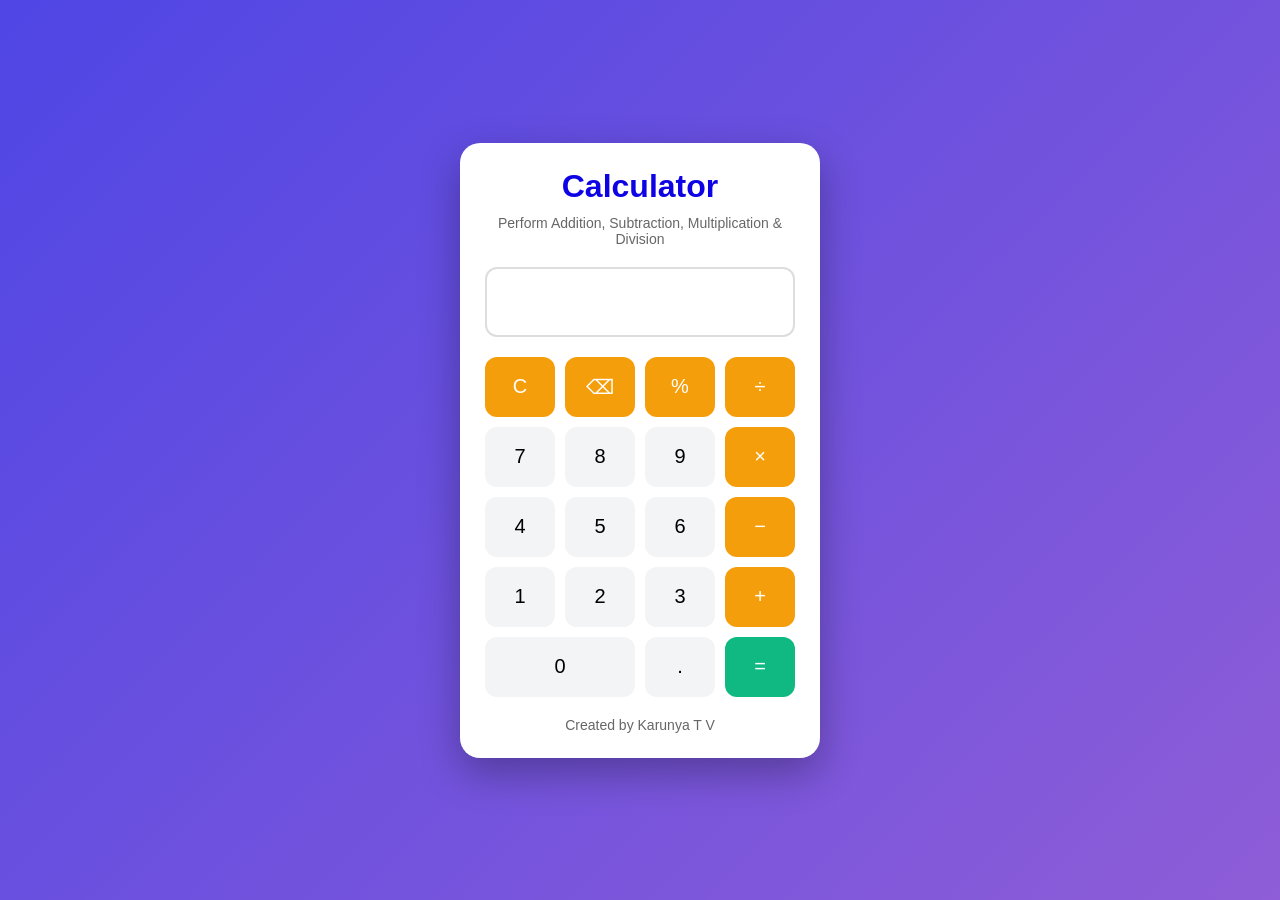
<file: karunyatv_level2_task1-calculator/index.html>
<!DOCTYPE html>
<html lang="en">
<head>
<meta charset="UTF-8">
<meta name="viewport" content="width=device-width, initial-scale=1.0">
<title>Interactive Calculator</title>
<link rel="stylesheet" href="style.css">
</head>
<body>

<div class="calculator">

    <h1> Calculator</h1>

    <p class="subtitle">
        Perform Addition, Subtraction, Multiplication & Division
    </p>

    <input type="text" id="display" readonly>

    <div class="buttons">

        <button onclick="clearDisplay()" class="operator">C</button>
        <button onclick="deleteLast()" class="operator">⌫</button>
        <button onclick="appendValue('%')" class="operator">%</button>
        <button onclick="appendValue('/')" class="operator">÷</button>

        <button onclick="appendValue('7')">7</button>
        <button onclick="appendValue('8')">8</button>
        <button onclick="appendValue('9')">9</button>
        <button onclick="appendValue('*')" class="operator">×</button>

        <button onclick="appendValue('4')">4</button>
        <button onclick="appendValue('5')">5</button>
        <button onclick="appendValue('6')">6</button>
        <button onclick="appendValue('-')" class="operator">−</button>

        <button onclick="appendValue('1')">1</button>
        <button onclick="appendValue('2')">2</button>
        <button onclick="appendValue('3')">3</button>
        <button onclick="appendValue('+')" class="operator">+</button>

        <button onclick="appendValue('0')" class="zero">0</button>
        <button onclick="appendValue('.')">.</button>
        <button onclick="calculate()" class="equal">=</button>

    </div>

    <div class="footer">
        Created by Karunya T V
    </div>

</div>

<script src="script.js"></script>

</body>
</html>
</file>
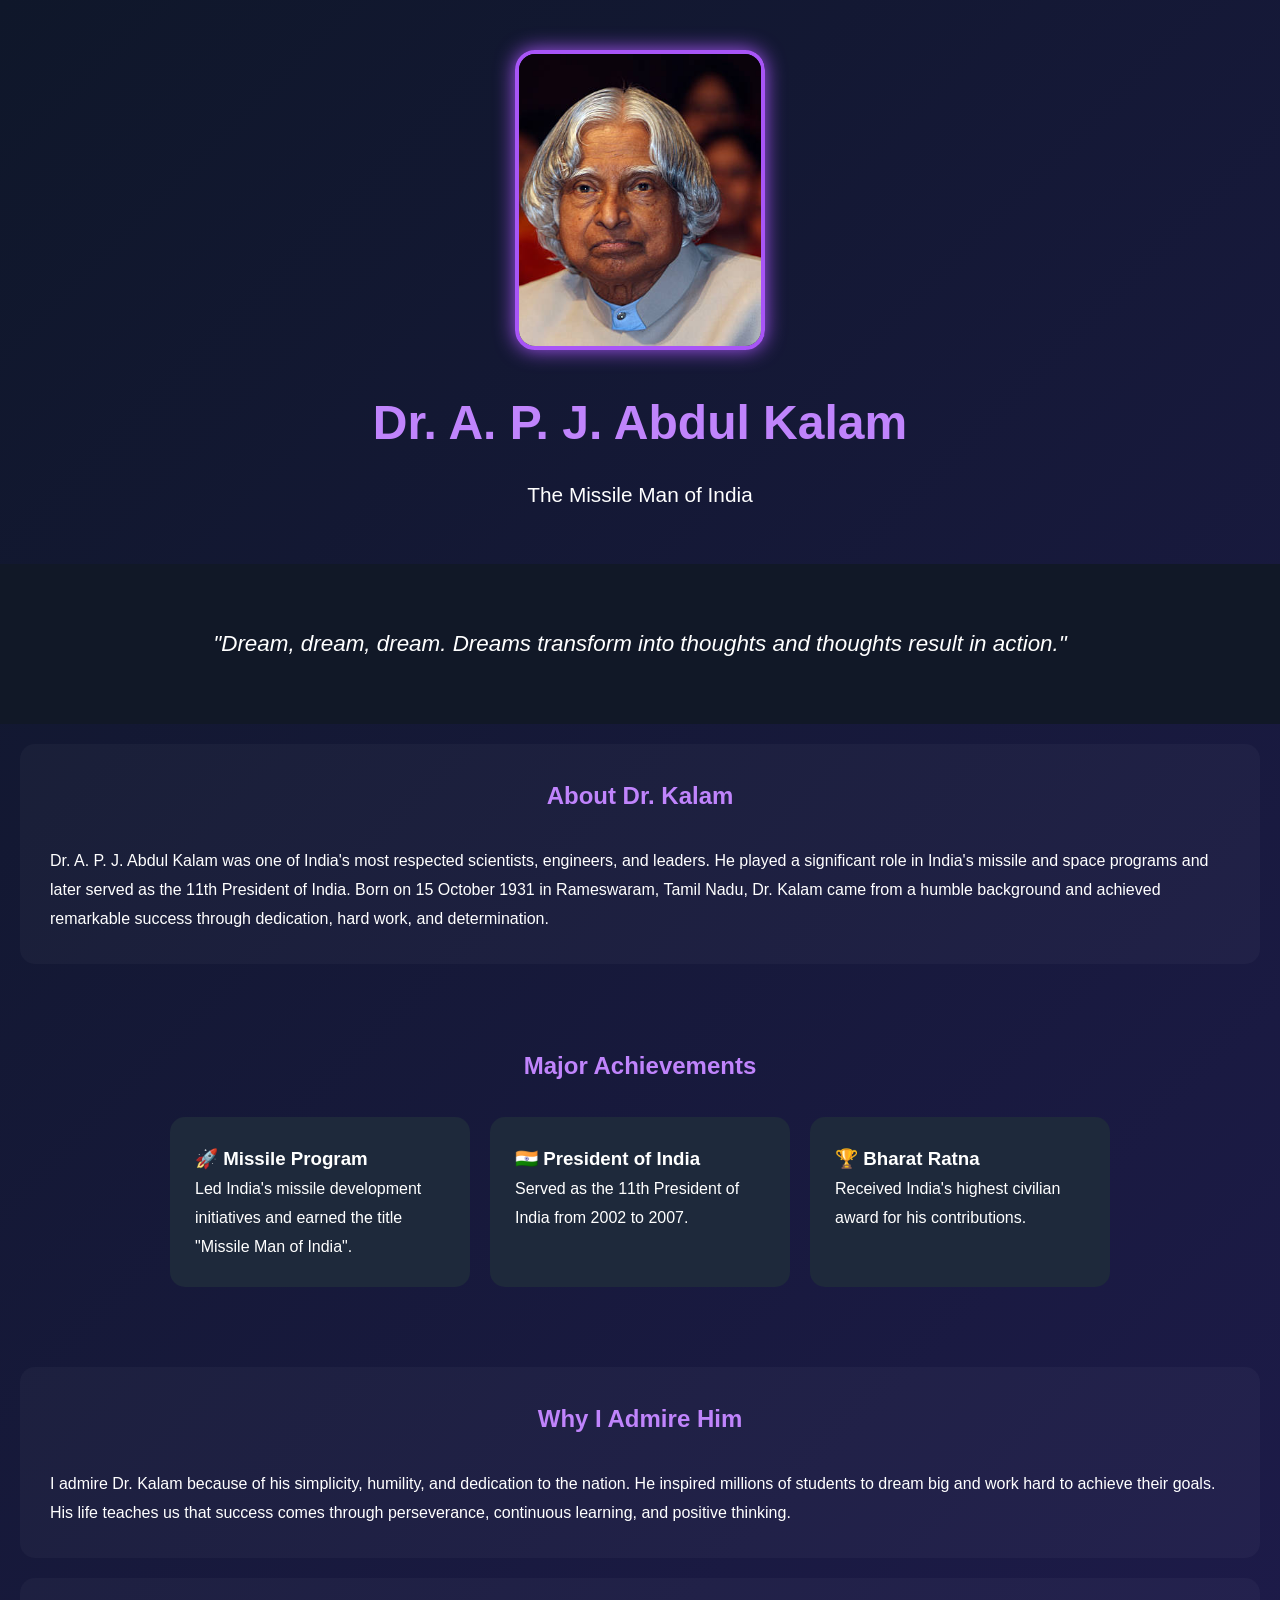
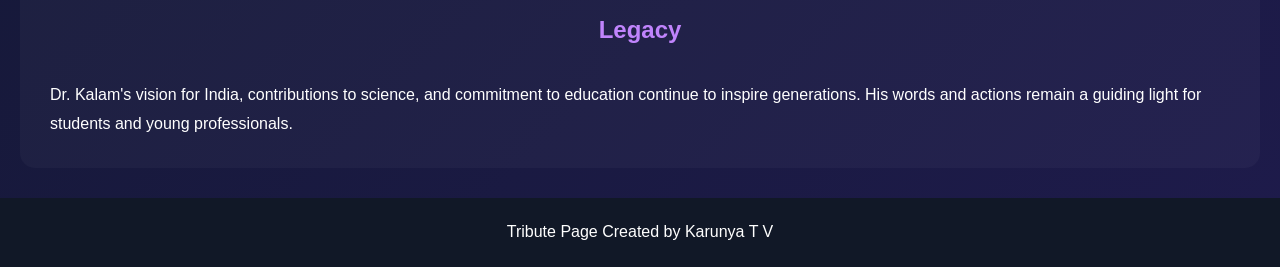
<file: karunyaTV_level2_task2-tributePage/index.html>
<!DOCTYPE html>
<html lang="en">
<head>
<meta charset="UTF-8">
<meta name="viewport" content="width=device-width, initial-scale=1.0">
<title>Tribute to Dr. A.P.J. Abdul Kalam</title>
<link rel="stylesheet" href="style.css">
</head>
<body>

<header class="hero">

    <img src="apj.jpg" alt="Dr. A.P.J Abdul Kalam">

    <h1>Dr. A. P. J. Abdul Kalam</h1>

    <p class="subtitle">
        The Missile Man of India
    </p>

</header>

<section class="quote">

    <blockquote>
        "Dream, dream, dream. Dreams transform into thoughts and thoughts result in action."
    </blockquote>

</section>

<section class="about">

    <h2>About Dr. Kalam</h2>

    <p>
        Dr. A. P. J. Abdul Kalam was one of India's most respected scientists,
        engineers, and leaders. He played a significant role in India's missile
        and space programs and later served as the 11th President of India.
    

    
        Born on 15 October 1931 in Rameswaram, Tamil Nadu, Dr. Kalam came
        from a humble background and achieved remarkable success through
        dedication, hard work, and determination.
    </p>

</section>

<section class="achievements">

    <h2>Major Achievements</h2>

    <div class="cards">

        <div class="card">
            <h3>🚀 Missile Program</h3>
            <p>
                Led India's missile development initiatives and earned the title
                "Missile Man of India".
            </p>
        </div>

        <div class="card">
            <h3>🇮🇳 President of India</h3>
            <p>
                Served as the 11th President of India from 2002 to 2007.
            </p>
        </div>

        <div class="card">
            <h3>🏆 Bharat Ratna</h3>
            <p>
                Received India's highest civilian award for his contributions.
            </p>
        </div>

    </div>

</section>

<section class="admire">

    <h2>Why I Admire Him</h2>

    <p>
        I admire Dr. Kalam because of his simplicity, humility, and dedication
        to the nation. He inspired millions of students to dream big and work
        hard to achieve their goals.
    </p>

    <p>
        His life teaches us that success comes through perseverance,
        continuous learning, and positive thinking.
    </p>

</section>

<section class="legacy">

    <h2>Legacy</h2>

    <p>
        Dr. Kalam's vision for India, contributions to science, and commitment
        to education continue to inspire generations. His words and actions
        remain a guiding light for students and young professionals.
    </p>

</section>

<footer>

    <p>
        Tribute Page Created by Karunya T V
    </p>

</footer>

</body>
</html>
</file>
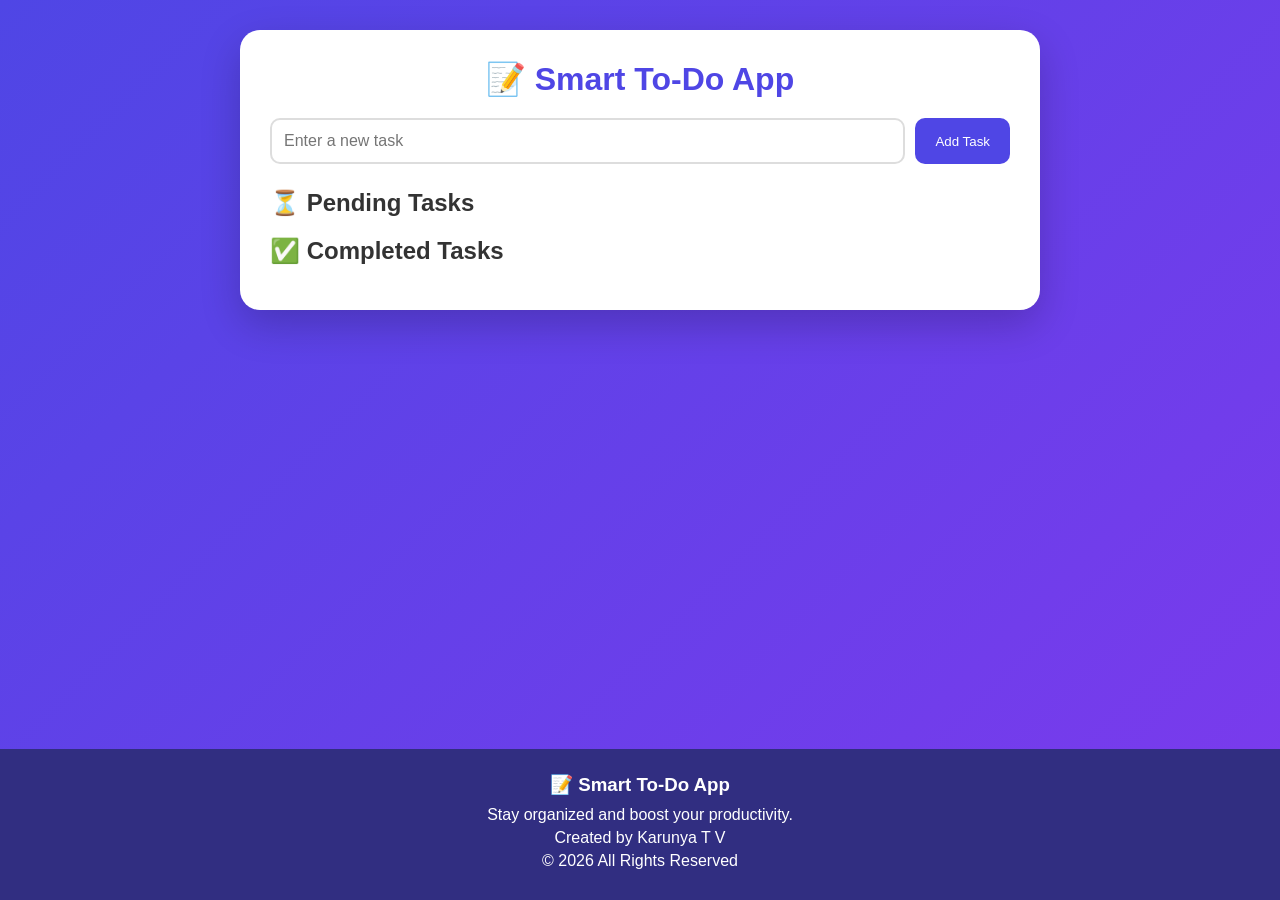
<file: karunyatv_level2_task3-basicToDoApp/index.html>
<!DOCTYPE html>
<html lang="en">
<head>
<meta charset="UTF-8">
<meta name="viewport" content="width=device-width, initial-scale=1.0">
<title>Smart To-Do App</title>
<link rel="stylesheet" href="style.css">
</head>
<body>

<div class="container">

    <h1>📝 Smart To-Do App</h1>

    <div class="input-section">

        <input
        type="text"
        id="taskInput"
        placeholder="Enter a new task">

        <button onclick="addTask()">
            Add Task
        </button>

    </div>

    <div class="task-section">

        <h2>⏳ Pending Tasks</h2>

        <ul id="pendingList"></ul>

    </div>

    <div class="task-section">

        <h2>✅ Completed Tasks</h2>

        <ul id="completedList"></ul>

    </div>

</div>

<footer>

    <h3>📝 Smart To-Do App</h3>

    <p>Stay organized and boost your productivity.</p>

    <p>Created by Karunya T V</p>

    <p>© 2026 All Rights Reserved</p>

</footer>

<script src="script.js"></script>

</body>
</html>
</file>
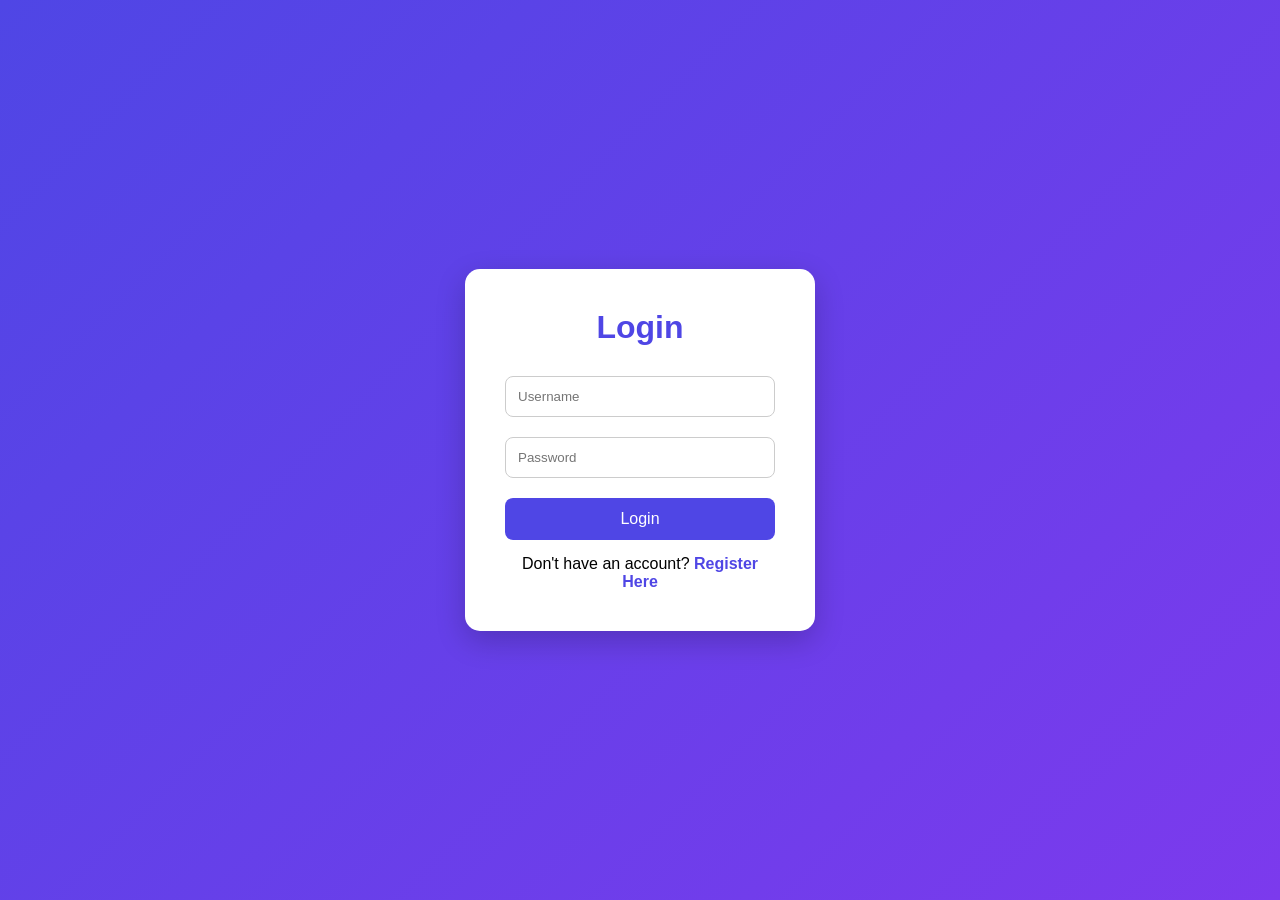
<file: karunyatv_level2_task4-loginAuthentication/index.html>
<!DOCTYPE html>
<html lang="en">
<head>
<meta charset="UTF-8">
<meta name="viewport" content="width=device-width, initial-scale=1.0">
<title>Login</title>
<link rel="stylesheet" href="style.css">
</head>
<body>

<div class="container">

<h1>Login</h1>

<input type="text" id="loginUsername" placeholder="Username">

<input type="password" id="loginPassword" placeholder="Password">

<button onclick="login()">Login</button>

<p>
Don't have an account?
<a href="register.html">Register Here</a>
</p>

</div>

<script src="script.js"></script>

</body>
</html>
</file>
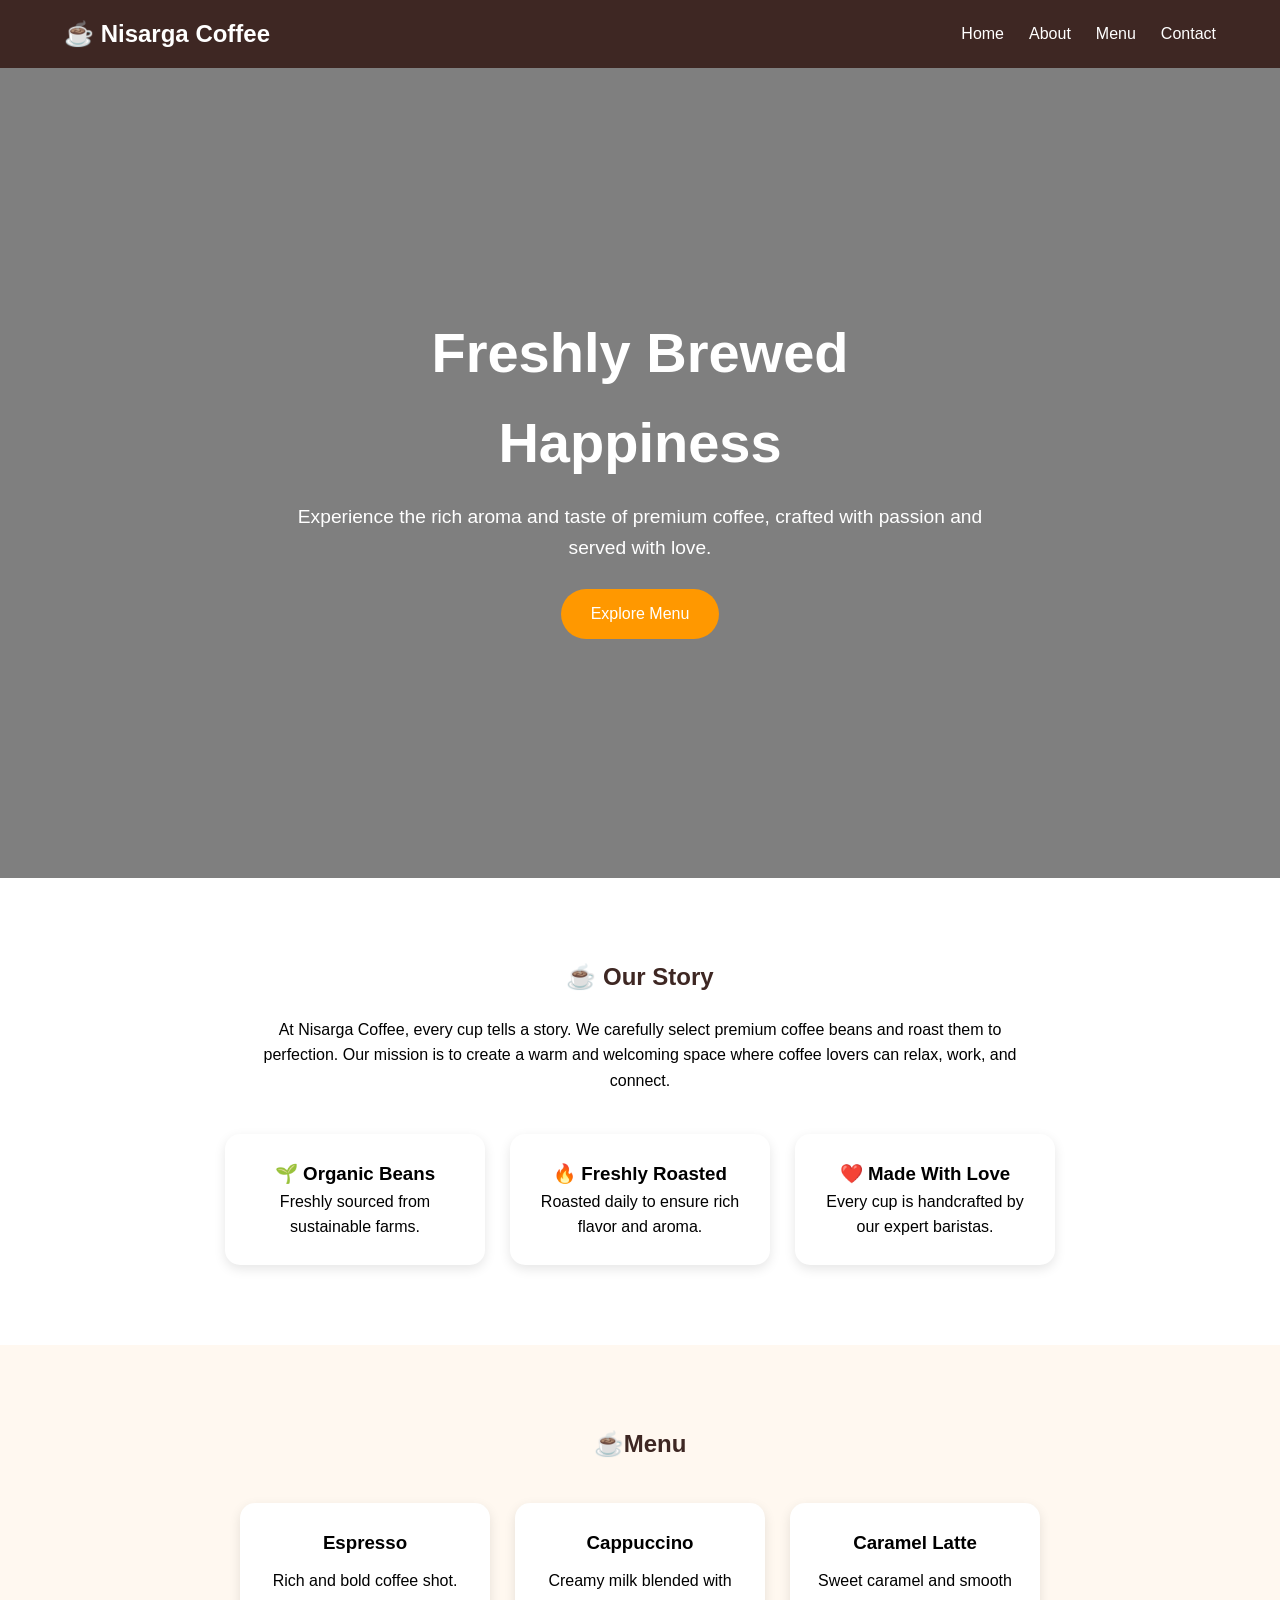
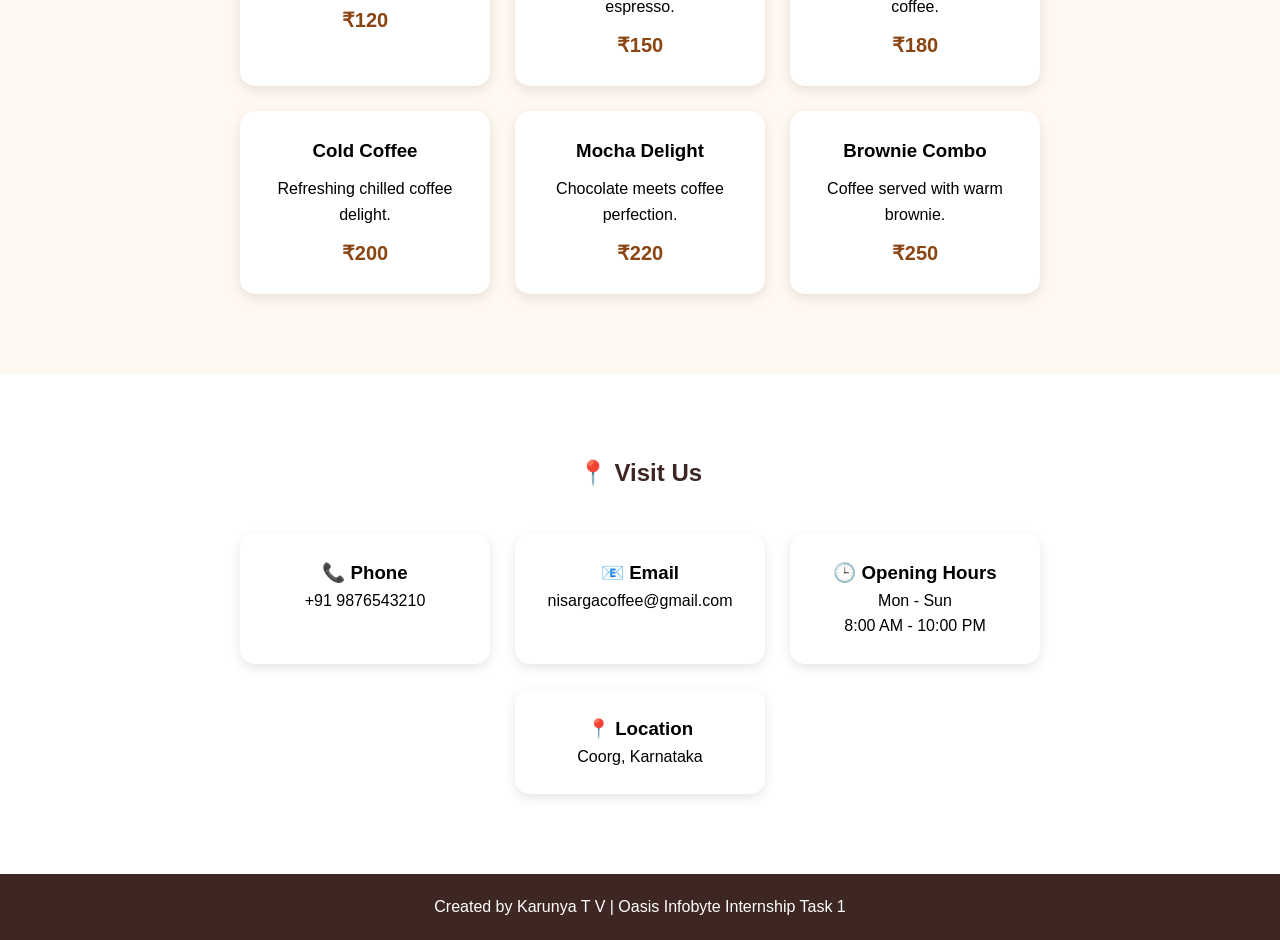
<file: karunyaTV_Task1-LandingPage/index.html>
<!DOCTYPE html>
<html lang="en">
<head>
    <meta charset="UTF-8">
    <meta name="viewport" content="width=device-width, initial-scale=1.0">
    <title>Nisarga Coffee</title>
    <link rel="stylesheet" href="style.css">
</head>
<body>

    <!-- Navigation -->
    <header>
        <nav>
            <h1 class="logo">☕ Nisarga Coffee</h1>
            <ul>
                <li><a href="#home">Home</a></li>
                <li><a href="#about">About</a></li>
                <li><a href="#menu">Menu</a></li>
                <li><a href="#contact">Contact</a></li>
            </ul>
        </nav>
    </header>

    <!-- Hero Section -->
    <section id="home" class="hero">
        <div class="hero-content">
            <h2>Freshly Brewed Happiness</h2>
            <p>
                Experience the rich aroma and taste of premium coffee,
                crafted with passion and served with love.
            </p>
            <a href="#menu" class="btn">Explore Menu</a>
        </div>
    </section>

    <!-- About Section -->
    <section id="about" class="about">
        <h2>☕ Our Story</h2>

        <p class="about-text">
            At Nisarga Coffee, every cup tells a story. We carefully select
            premium coffee beans and roast them to perfection. Our mission is
            to create a warm and welcoming space where coffee lovers can relax,
            work, and connect.
        </p>

        <div class="features">

            <div class="feature">
                <h3>🌱 Organic Beans</h3>
                <p>Freshly sourced from sustainable farms.</p>
            </div>

            <div class="feature">
                <h3>🔥 Freshly Roasted</h3>
                <p>Roasted daily to ensure rich flavor and aroma.</p>
            </div>

            <div class="feature">
                <h3>❤️ Made With Love</h3>
                <p>Every cup is handcrafted by our expert baristas.</p>
            </div>

        </div>
    </section>

    <!-- Menu Section -->
    <section id="menu" class="menu">

        <h2>☕Menu</h2>

        <div class="menu-items">

            <div class="card">
                <h3>Espresso</h3>
                <p>Rich and bold coffee shot.</p>
                <span>₹120</span>
            </div>

            <div class="card">
                <h3>Cappuccino</h3>
                <p>Creamy milk blended with espresso.</p>
                <span>₹150</span>
            </div>

            <div class="card">
                <h3>Caramel Latte</h3>
                <p>Sweet caramel and smooth coffee.</p>
                <span>₹180</span>
            </div>

            <div class="card">
                <h3>Cold Coffee</h3>
                <p>Refreshing chilled coffee delight.</p>
                <span>₹200</span>
            </div>

            <div class="card">
                <h3>Mocha Delight</h3>
                <p>Chocolate meets coffee perfection.</p>
                <span>₹220</span>
            </div>

            <div class="card">
                <h3>Brownie Combo</h3>
                <p>Coffee served with warm brownie.</p>
                <span>₹250</span>
            </div>

        </div>

    </section>

    <!-- Contact Section -->
    <section id="contact" class="contact">

        <h2>📍 Visit Us</h2>

        <div class="contact-container">

            <div class="contact-box">
                <h3>📞 Phone</h3>
                <p>+91 9876543210</p>
            </div>

            <div class="contact-box">
                <h3>📧 Email</h3>
                <p>nisargacoffee@gmail.com</p>
            </div>

            <div class="contact-box">
                <h3>🕒 Opening Hours</h3>
                <p>Mon - Sun</p>
                <p>8:00 AM - 10:00 PM</p>
            </div>

            <div class="contact-box">
                <h3>📍 Location</h3>
                <p>Coorg, Karnataka</p>
            </div>

        </div>

    </section>

    <!-- Footer -->
    <footer>
        <p>Created by Karunya T V | Oasis Infobyte Internship Task 1</p>
    </footer>

</body>
</html>
</file>
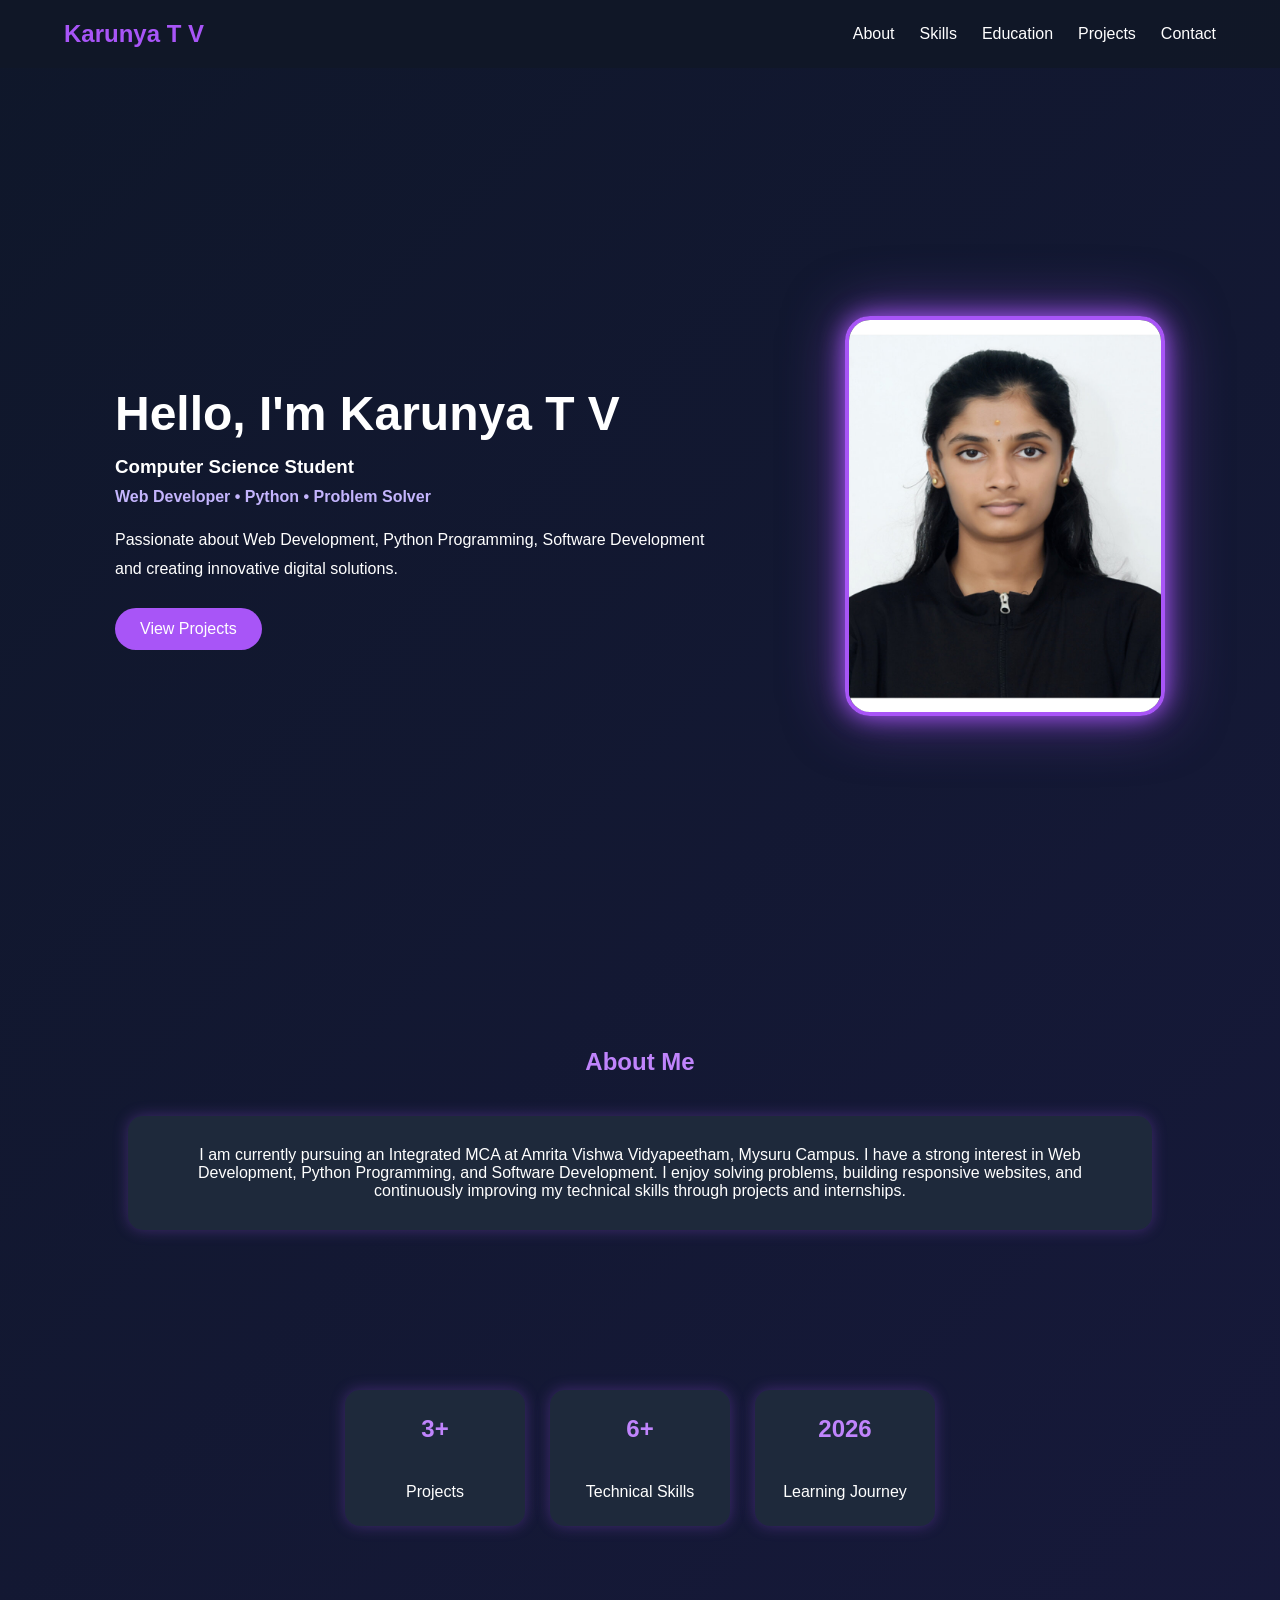
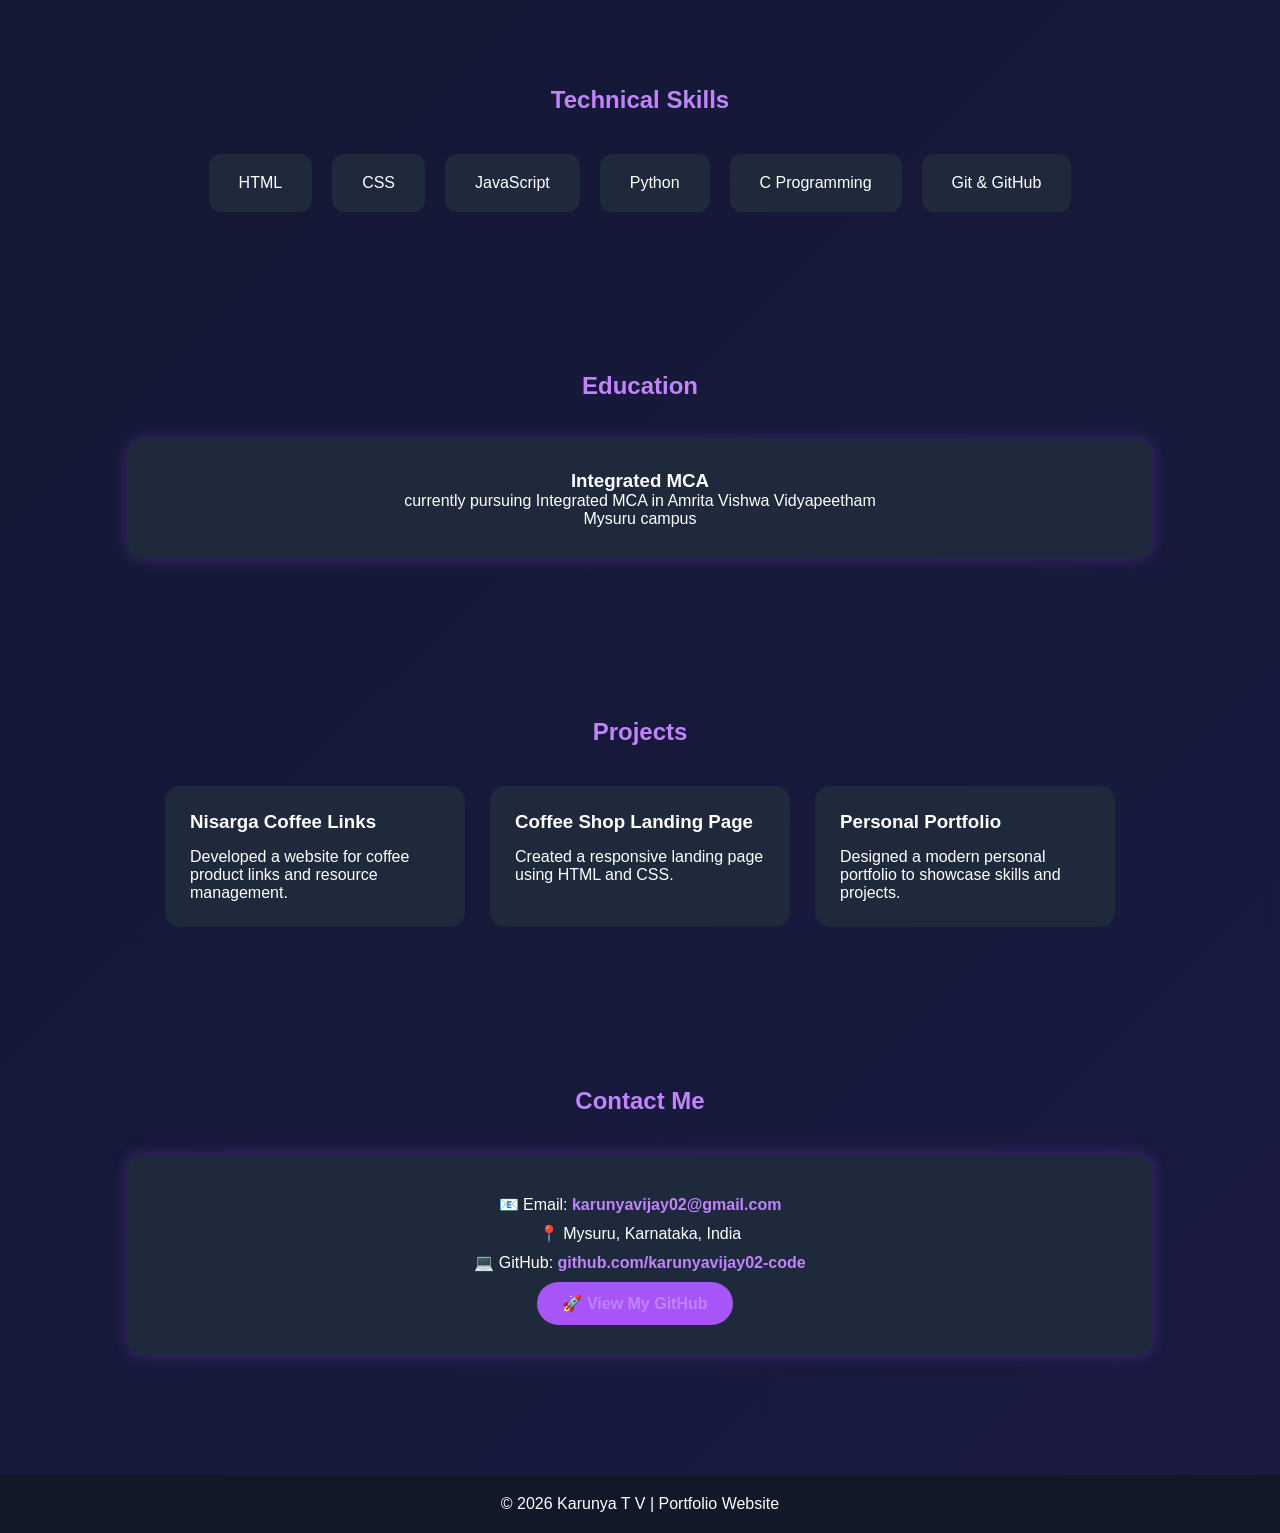
<file: karunyaTV_task2-portfolio/index.html>
<!DOCTYPE html>
<html lang="en">
<head>
<meta charset="UTF-8">
<meta name="viewport" content="width=device-width, initial-scale=1.0">
<title>Karunya T V | Portfolio</title>
<link rel="stylesheet" href="style.css">
</head>

<body>

<header>
<nav>
    <h2 class="logo">Karunya T V</h2>

    <ul>
        <li><a href="#about">About</a></li>
        <li><a href="#skills">Skills</a></li>
        <li><a href="#education">Education</a></li>
        <li><a href="#projects">Projects</a></li>
        <li><a href="#contact">Contact</a></li>
    </ul>
</nav>
</header>

<!-- Hero Section -->

<section class="hero">

<div class="hero-text">

<h1>Hello, I'm Karunya T V</h1>

<h3>Computer Science Student</h3>

<div class="tagline">
Web Developer • Python  • Problem Solver
</div>

<p>
Passionate about Web Development, Python Programming,
Software Development and creating innovative digital solutions.
</p>

<div class="buttons">
<a href="#projects" class="btn">View Projects</a>

</div>

</div>

<div class="hero-image">
<img src="profile.jpg" alt="Karunya T V">
</div>

</section>

<!-- About -->

<section id="about">

<h2>About Me</h2>

<div class="card">

<p>
<p>
I am currently pursuing an Integrated MCA at
Amrita Vishwa Vidyapeetham, Mysuru Campus.
I have a strong interest in Web Development,
Python Programming, and Software Development.

I enjoy solving problems, building responsive websites,
and continuously improving my technical skills through
projects and internships.
</p>
</p>

</div>

</section>

<!-- Statistics -->

<section class="stats">

<div class="stat-card">
<h2>3+</h2>
<p>Projects</p>
</div>

<div class="stat-card">
<h2>6+</h2>
<p>Technical Skills</p>
</div>

<div class="stat-card">
<h2>2026</h2>
<p>Learning Journey</p>
</div>

</section>

<!-- Skills -->

<section id="skills">

<h2>Technical Skills</h2>

<div class="skills-container">

<div class="skill-card">HTML</div>
<div class="skill-card">CSS</div>
<div class="skill-card">JavaScript</div>
<div class="skill-card">Python</div>
<div class="skill-card">C Programming</div>
<div class="skill-card">Git & GitHub</div>

</div>

</section>

<!-- Education -->

<section id="education">

<h2>Education</h2>

<div class="card">

<h3>Integrated MCA</h3>

<p>
currently pursuing Integrated MCA in Amrita Vishwa Vidyapeetham<br>Mysuru campus
</p>

</div>

</section>

<!-- Projects -->

<section id="projects">

<h2>Projects</h2>

<div class="project-container">

<div class="project-card">
<h3>Nisarga Coffee Links</h3>
<p>
Developed a website for coffee product links
and resource management.
</p>
</div>

<div class="project-card">
<h3>Coffee Shop Landing Page</h3>
<p>
Created a responsive landing page using
HTML and CSS.
</p>
</div>

<div class="project-card">
<h3>Personal Portfolio</h3>
<p>
Designed a modern personal portfolio
to showcase skills and projects.
</p>
</div>

</div>

</section>

<!-- Contact -->

<section id="contact">

<h2>Contact Me</h2>

<div class="contact-card">

<p>
📧 Email:
<a href="mailto:karunyavijay02@gmail.com">
karunyavijay02@gmail.com
</a>
</p>

<p>
📍 Mysuru, Karnataka, India
</p>

<p>
💻 GitHub:
<a href="https://github.com/karunyavijay02-code" target="_blank">
github.com/karunyavijay02-code
</a>
</p>

<a href="https://github.com/karunyavijay02-code"
target="_blank"
class="btn">
🚀 View My GitHub
</a>

</div>

</section>

</section>

<footer>

<p>
© 2026 Karunya T V | Portfolio Website
</p>

</footer>

</body>
</html>
</file>
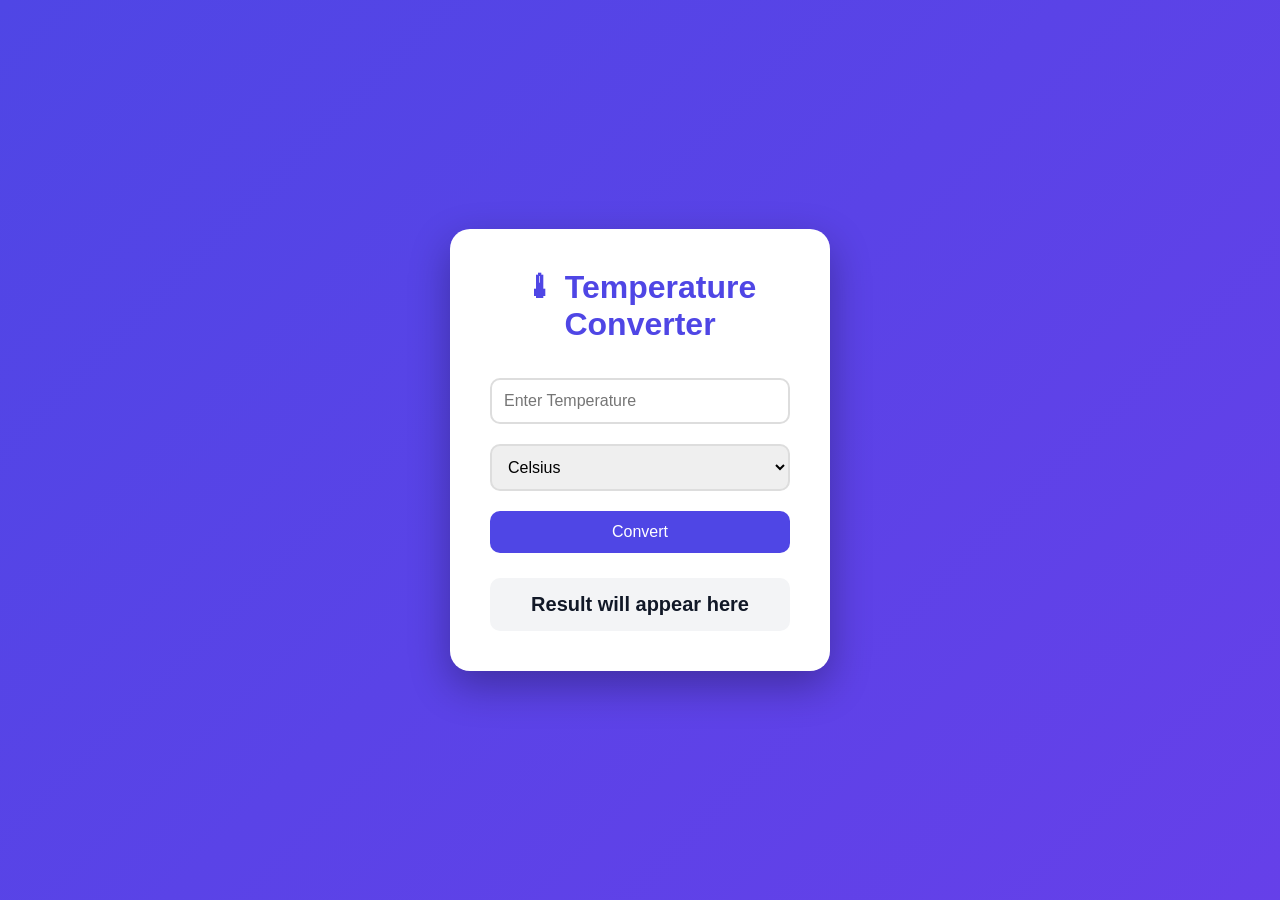
<file: karunyaTV_task3-temperatureConverter/index.html>
<!DOCTYPE html>
<html lang="en">
<head>
<meta charset="UTF-8">
<meta name="viewport" content="width=device-width, initial-scale=1.0">
<title>Temperature Converter</title>
<link rel="stylesheet" href="style.css">
</head>
<body>

<div class="container">

<h1>🌡 Temperature Converter</h1>

<input
type="number"
id="tempInput"
placeholder="Enter Temperature">

<select id="unit">
<option value="celsius">Celsius</option>
<option value="fahrenheit">Fahrenheit</option>
<option value="kelvin">Kelvin</option>
</select>

<button onclick="convertTemp()">
Convert
</button>

<div id="result">
Result will appear here
</div>

</div>

<script src="script.js"></script>

</body>
</html>
</file>
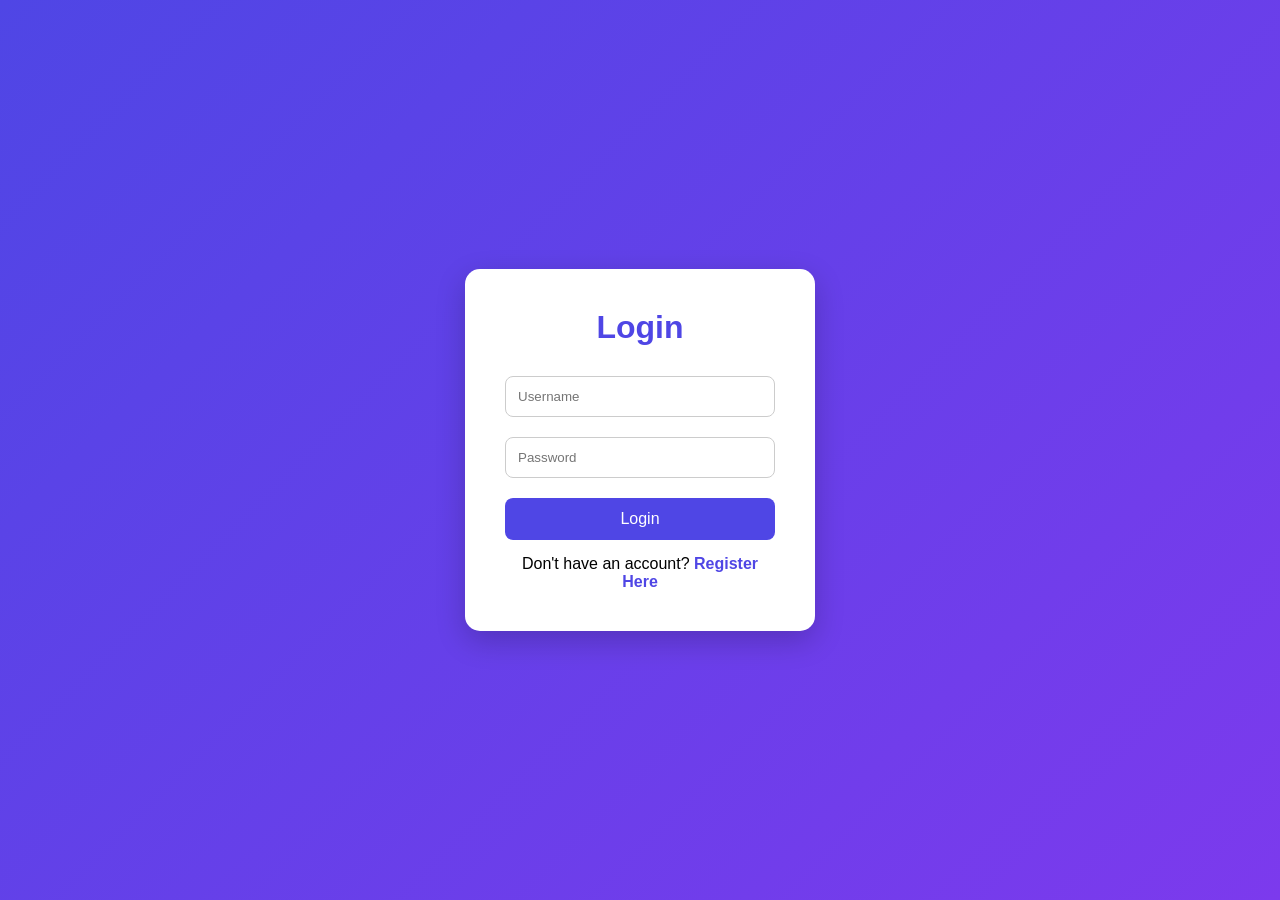
<file: karunyatv_level2_task4-loginAuthentication/dashboard.html>
<!DOCTYPE html>
<html lang="en">
<head>
<meta charset="UTF-8">
<meta name="viewport" content="width=device-width, initial-scale=1.0">
<title>Dashboard</title>
<link rel="stylesheet" href="style.css">
</head>
<body>

<div class="dashboard">

    <h1>🎉 Welcome to Your Dashboard</h1>

    <h2 id="welcomeUser"></h2>

    <div class="card-container">

        <div class="card">
            <h3>👤 Profile</h3>
            <p>Registered User</p>
        </div>

        <div class="card">
            <h3>💻 Skills</h3>
            <p>HTML, CSS, JavaScript</p>
        </div>

        <div class="card">
            <h3>🚀 Goal</h3>
            <p>Become a Full Stack Developer</p>
        </div>

    </div>

    <div class="info-box">

        <h3>About This Project</h3>

        <p>
            This Login Authentication System was developed using
            HTML, CSS and JavaScript. It allows users to register,
            login, access a protected dashboard and logout securely.
        </p>

    </div>

    <div class="quote-box">

        <h3>💡 Daily Motivation</h3>

        <p>
            "Success doesn't come from what you do occasionally.
            It comes from what you do consistently."
        </p>

    </div>

    <button onclick="logout()">
        Logout
    </button>

</div>

<script>

if(localStorage.getItem("loggedIn") !== "true"){
window.location.href="index.html";
}

document.getElementById("welcomeUser").innerText =
"Hello, " + localStorage.getItem("username") + " 👋";

</script>

<script src="script.js"></script>

</body>
</html>
</file>
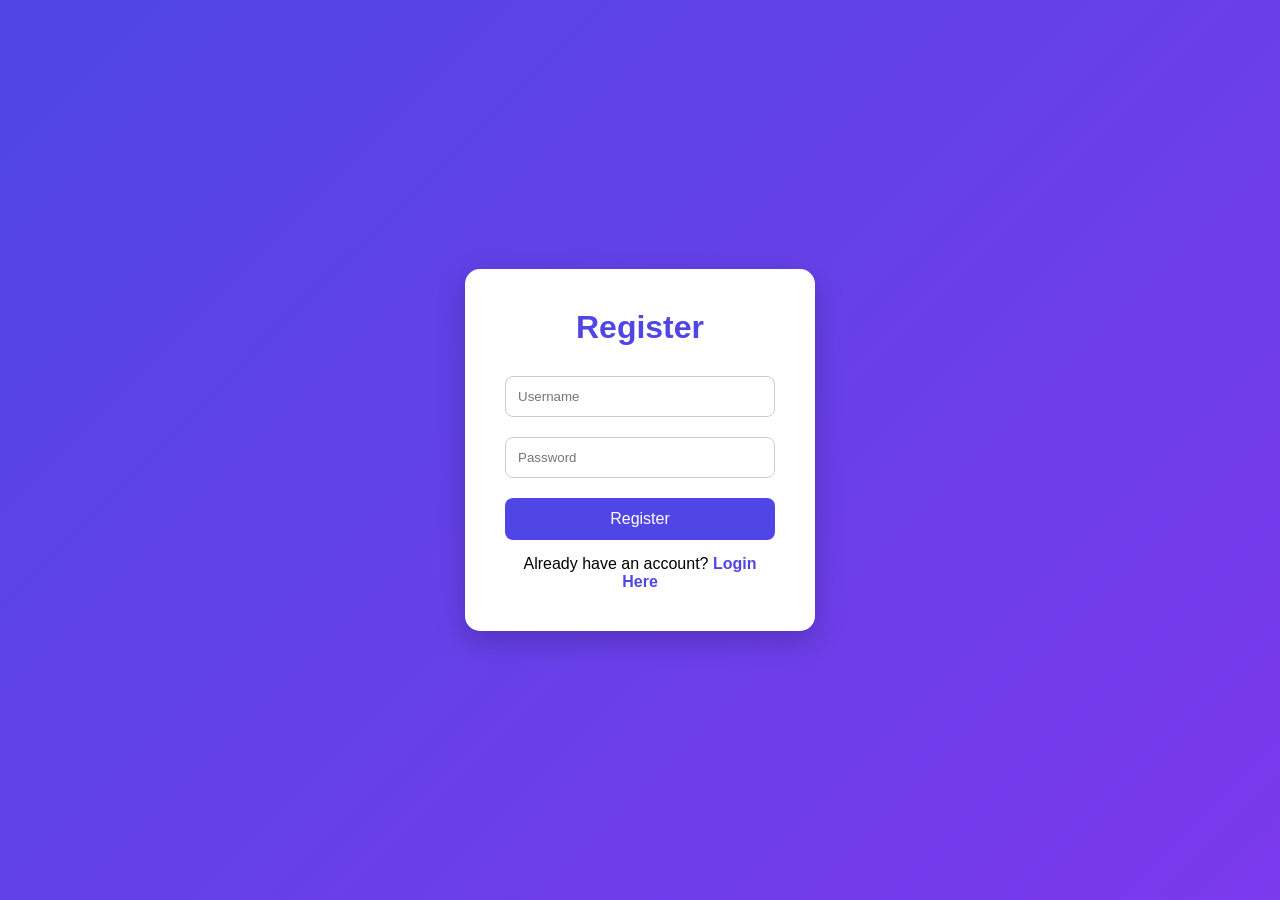
<file: karunyatv_level2_task4-loginAuthentication/register.html>
<!DOCTYPE html>
<html lang="en">
<head>
<meta charset="UTF-8">
<meta name="viewport" content="width=device-width, initial-scale=1.0">
<title>Register</title>
<link rel="stylesheet" href="style.css">
</head>
<body>

<div class="container">

<h1>Register</h1>

<input type="text" id="regUsername" placeholder="Username">

<input type="password" id="regPassword" placeholder="Password">

<button onclick="register()">Register</button>

<p>
Already have an account?
<a href="index.html">Login Here</a>
</p>

</div>

<script src="script.js"></script>

</body>
</html>
</file>
<file: karunyatv_level2_task1-calculator/style.css>
*{
margin:0;
padding:0;
box-sizing:border-box;
font-family:'Segoe UI',sans-serif;
}

body{
height:100vh;
display:flex;
justify-content:center;
align-items:center;

background:linear-gradient(
135deg,
#4f46e5,
#cd74c9,
#9333ea
);

background-size:400% 400%;
animation:bgmove 10s ease infinite;
}

@keyframes bgmove{
0%{background-position:0% 50%;}
50%{background-position:100% 50%;}
100%{background-position:0% 50%;}
}

.calculator{
background:white;
padding:25px;
border-radius:20px;
width:360px;
box-shadow:0 15px 40px rgba(0,0,0,0.3);
}

h1{
text-align:center;
color:#0e03e4;
margin-bottom:10px;
}

.subtitle{
text-align:center;
color:#666;
font-size:14px;
margin-bottom:20px;
}

#display{
width:100%;
height:70px;
font-size:28px;
text-align:right;
padding:15px;
border:2px solid #ddd;
border-radius:12px;
margin-bottom:20px;
outline:none;
}

.buttons{
display:grid;
grid-template-columns:repeat(4,1fr);
gap:10px;
}

button{
height:60px;
font-size:20px;
border:none;
border-radius:12px;
cursor:pointer;
transition:0.3s;
background:#f3f4f6;
}

button:hover{
transform:scale(1.05);
}

.operator{
background:#f59e0b;
color:white;
}

.equal{
background:#10b981;
color:white;
}

.zero{
grid-column:span 2;
}

.footer{
text-align:center;
margin-top:20px;
color:#666;
font-size:14px;
}
</file>
<file: karunyaTV_level2_task2-tributePage/style.css>
*{
margin:0;
padding:0;
box-sizing:border-box;
font-family:'Segoe UI',sans-serif;
}

body{
background:linear-gradient(135deg,#0f172a,#1e1b4b);
color:white;
line-height:1.8;
}

.hero{
text-align:center;
padding:50px 20px;
}

.hero img{
width:250px;
height:300px;
object-fit:cover;
border-radius:20px;
border:4px solid #a855f7;
box-shadow:0 0 20px #a855f7;
}

.hero h1{
margin-top:20px;
font-size:3rem;
color:#c084fc;
}

.subtitle{
font-size:1.3rem;
margin-top:10px;
}

section{
padding:60px 10%;
}

h2{
text-align:center;
margin-bottom:30px;
color:#c084fc;
}

.quote{
text-align:center;
font-size:1.4rem;
font-style:italic;
background:#111827;
}

.cards{
display:flex;
justify-content:center;
gap:20px;
flex-wrap:wrap;
}

.card{
background:#1e293b;
padding:25px;
width:300px;
border-radius:15px;
transition:0.3s;
}

.card:hover{
transform:translateY(-10px);
box-shadow:0 0 20px #a855f7;
}

.admire,
.about,
.legacy{
background:rgba(255,255,255,0.03);
margin:20px;
border-radius:15px;
padding:30px;
}

footer{
background:#111827;
text-align:center;
padding:20px;
margin-top:30px;
}
</file>
<file: karunyatv_level2_task3-basicToDoApp/style.css>
*{
margin:0;
padding:0;
box-sizing:border-box;
font-family:'Segoe UI',sans-serif;
}

body{
background:linear-gradient(
135deg,
#4f46e5,
#7c3aed
);

min-height:100vh;

display:flex;
flex-direction:column;
}

.container{

width:800px;
max-width:95%;

background:white;

padding:30px;

border-radius:20px;

box-shadow:0 15px 40px rgba(0,0,0,0.2);

margin:30px auto;
}

h1{
text-align:center;
color:#4f46e5;
margin-bottom:20px;
}

.input-section{
display:flex;
gap:10px;
margin-bottom:25px;
}

input{
flex:1;
padding:12px;
border:2px solid #ddd;
border-radius:10px;
font-size:16px;
}

button{
padding:12px 20px;
border:none;
background:#4f46e5;
color:white;
border-radius:10px;
cursor:pointer;
transition:0.3s;
}

button:hover{
background:#3730a3;
}

.task-section{
margin-top:20px;
}

.task-section h2{
margin-bottom:15px;
color:#333;
}

li{
list-style:none;
background:#f3f4f6;
padding:12px;
margin-bottom:10px;
border-radius:10px;
display:flex;
justify-content:space-between;
align-items:center;
flex-wrap:wrap;
}

.task-info{
flex:1;
}

.task-time{
font-size:12px;
color:#666;
margin-top:5px;
}

.actions button{
margin-left:5px;
padding:8px 12px;
font-size:14px;
}

footer{

margin-top:auto;

width:100%;

background:#312e81;

color:white;

text-align:center;

padding:25px;
}

footer h3{
margin-bottom:10px;
}

footer p{
margin:5px 0;
}
</file>
<file: karunyatv_level2_task4-loginAuthentication/style.css>
*{
margin:0;
padding:0;
box-sizing:border-box;
font-family:'Segoe UI',sans-serif;
}

body{
height:100vh;

display:flex;
justify-content:center;
align-items:center;

background:linear-gradient(
135deg,
#4f46e5,
#7c3aed
);
}

.container{

background:white;

padding:40px;

width:350px;

border-radius:15px;

text-align:center;

box-shadow:0 10px 30px rgba(0,0,0,0.2);
}

h1{
margin-bottom:20px;
color:#4f46e5;
}

input{
width:100%;
padding:12px;
margin:10px 0;
border:1px solid #ccc;
border-radius:8px;
}

button{
width:100%;
padding:12px;
margin-top:10px;
border:none;
background:#4f46e5;
color:white;
border-radius:8px;
cursor:pointer;
font-size:16px;
}

button:hover{
background:#3730a3;
}

p{
margin-top:15px;
}

a{
color:#4f46e5;
text-decoration:none;
font-weight:bold;
}
.dashboard{
width:90%;
max-width:1000px;
background:white;
padding:40px;
border-radius:20px;
text-align:center;
box-shadow:0 10px 30px rgba(0,0,0,0.2);
}

.card-container{
display:flex;
justify-content:center;
gap:20px;
flex-wrap:wrap;
margin:30px 0;
}

.card{
background:#f3f4f6;
padding:20px;
width:220px;
border-radius:15px;
transition:0.3s;
}

.card:hover{
transform:translateY(-8px);
}

.card h3{
color:#4f46e5;
margin-bottom:10px;
}

.info-box,
.quote-box{
background:#f8fafc;
padding:20px;
margin-top:20px;
border-radius:15px;
}

.quote-box{
border-left:5px solid #4f46e5;
}

.dashboard button{
margin-top:25px;
width:200px;
}
</file>
<file: karunyaTV_Task1-LandingPage/style.css>
*{
    margin:0;
    padding:0;
    box-sizing:border-box;
    font-family:'Segoe UI',sans-serif;
}

html{
    scroll-behavior:smooth;
}

body{
    line-height:1.6;
}

/* Navbar */

header{
    background:#3e2723;
    position:sticky;
    top:0;
    z-index:100;
}

nav{
    width:90%;
    margin:auto;
    display:flex;
    justify-content:space-between;
    align-items:center;
    padding:15px 0;
}

.logo{
    color:white;
}

nav ul{
    display:flex;
    list-style:none;
}

nav ul li{
    margin-left:25px;
}

nav ul li a{
    color:white;
    text-decoration:none;
    font-weight:500;
}

nav ul li a:hover{
    color:#ffcc80;
}

/* Hero */

.hero{
    height:90vh;
    background:
    linear-gradient(rgba(0,0,0,0.5),
    rgba(0,0,0,0.5)),
    url('https://images.unsplash.com/photo-1495474472287-4d71bcdd2085');
    background-size:cover;
    background-position:center;
    display:flex;
    justify-content:center;
    align-items:center;
    text-align:center;
    color:white;
}

.hero-content{
    max-width:700px;
}

.hero h2{
    font-size:3.5rem;
    margin-bottom:15px;
}

.hero p{
    font-size:1.2rem;
    margin-bottom:25px;
}

.btn{
    display:inline-block;
    background:#ff9800;
    color:white;
    padding:12px 30px;
    text-decoration:none;
    border-radius:30px;
    transition:0.3s;
}

.btn:hover{
    background:#e68900;
}

/* About */

.about{
    padding:80px 10%;
    text-align:center;
}

.about h2{
    margin-bottom:20px;
    color:#3e2723;
}

.about-text{
    max-width:800px;
    margin:auto;
    margin-bottom:40px;
}

.features{
    display:flex;
    justify-content:center;
    gap:25px;
    flex-wrap:wrap;
}

.feature{
    width:260px;
    background:white;
    padding:25px;
    border-radius:15px;
    box-shadow:0 4px 12px rgba(0,0,0,0.1);
}

.feature:hover{
    transform:translateY(-8px);
    transition:0.3s;
}

/* Menu */

.menu{
    padding:80px 10%;
    background:#fff8f0;
    text-align:center;
}

.menu h2{
    margin-bottom:40px;
    color:#3e2723;
}

.menu-items{
    display:flex;
    flex-wrap:wrap;
    justify-content:center;
    gap:25px;
}

.card{
    width:250px;
    background:white;
    padding:25px;
    border-radius:15px;
    box-shadow:0 4px 12px rgba(0,0,0,0.1);
    transition:0.3s;
}

.card:hover{
    transform:translateY(-10px);
}

.card h3{
    margin-bottom:10px;
}

.card span{
    display:block;
    margin-top:10px;
    color:#8B4513;
    font-size:20px;
    font-weight:bold;
}

/* Contact */

.contact{
    padding:80px 10%;
    text-align:center;
}

.contact h2{
    margin-bottom:40px;
    color:#3e2723;
}

.contact-container{
    display:flex;
    flex-wrap:wrap;
    justify-content:center;
    gap:25px;
}

.contact-box{
    width:250px;
    background:white;
    padding:25px;
    border-radius:15px;
    box-shadow:0 4px 12px rgba(0,0,0,0.1);
}

.contact-box:hover{
    transform:translateY(-8px);
    transition:0.3s;
}

/* Footer */

footer{
    background:#3e2723;
    color:white;
    text-align:center;
    padding:20px;
}

/* Responsive */

@media(max-width:768px){

    nav{
        flex-direction:column;
    }

    nav ul{
        margin-top:10px;
        flex-wrap:wrap;
        justify-content:center;
    }

    nav ul li{
        margin:10px;
    }

    .hero h2{
        font-size:2.2rem;
    }

    .hero p{
        font-size:1rem;
    }
}
</file>
<file: karunyaTV_task2-portfolio/style.css>
*{
margin:0;
padding:0;
box-sizing:border-box;
font-family:'Segoe UI',sans-serif;
}

html{
scroll-behavior:smooth;
}

body{
background:linear-gradient(
135deg,
#0f172a,
#1e1b4b,
#111827
);
color:white;
}

/* Navbar */

header{
background:rgba(17,24,39,0.95);
position:sticky;
top:0;
z-index:100;
}

nav{
width:90%;
margin:auto;
display:flex;
justify-content:space-between;
align-items:center;
padding:20px 0;
}

.logo{
color:#a855f7;
}

nav ul{
display:flex;
list-style:none;
}

nav ul li{
margin-left:25px;
}

nav ul li a{
text-decoration:none;
color:white;
transition:0.3s;
}

nav ul li a:hover{
color:#a855f7;
}

/* Hero */

.hero{
min-height:100vh;
display:flex;
justify-content:space-around;
align-items:center;
padding:50px;
flex-wrap:wrap;
}

.hero-text{
max-width:600px;
}

.hero-text h1{
font-size:3rem;
margin-bottom:15px;
}

.hero-text span{
color:#a855f7;
}

.hero-text h3{
margin-bottom:10px;
}

.tagline{
margin-bottom:20px;
color:#c4b5fd;
font-weight:600;
}

.hero-text p{
line-height:1.8;
margin-bottom:25px;
}

.hero-image img{
width:320px;
height:400px;
object-fit:cover;
border-radius:25px;
border:4px solid #a855f7;

box-shadow:
0 0 25px #a855f7,
0 0 60px rgba(168,85,247,0.5);

transition:0.4s;
}

.hero-image img:hover{
transform:scale(1.03);
}

/* Buttons */

.btn{
display:inline-block;
padding:12px 25px;
background:#a855f7;
color:white;
text-decoration:none;
border-radius:30px;
margin-right:10px;
transition:0.3s;
}

.btn:hover{
transform:translateY(-3px);
}

.btn2{
background:transparent;
border:2px solid #a855f7;
}

/* Sections */

section{
padding:80px 10%;
}

section h2{
text-align:center;
margin-bottom:40px;
color:#c084fc;
}

/* Cards */

.card,
.contact-card{
background:#1e293b;
padding:30px;
border-radius:15px;
text-align:center;
box-shadow:0 0 15px rgba(168,85,247,0.3);
}

/* Stats */

.stats{
display:flex;
justify-content:center;
gap:25px;
flex-wrap:wrap;
}

.stat-card{
background:#1e293b;
padding:25px;
width:180px;
text-align:center;
border-radius:15px;
box-shadow:0 0 15px rgba(168,85,247,0.3);
}

.stat-card h2{
color:#c084fc;
}

/* Skills */

.skills-container{
display:flex;
justify-content:center;
gap:20px;
flex-wrap:wrap;
}

.skill-card{
background:#1e293b;
padding:20px 30px;
border-radius:12px;
transition:0.3s;
}

.skill-card:hover{
transform:translateY(-10px);
box-shadow:0 0 20px #a855f7;
}

/* Projects */

.project-container{
display:flex;
justify-content:center;
gap:25px;
flex-wrap:wrap;
}

.project-card{
background:#1e293b;
width:300px;
padding:25px;
border-radius:15px;
transition:0.3s;
}

.project-card:hover{
transform:translateY(-10px);
box-shadow:0 0 20px #a855f7;
}

.project-card h3{
margin-bottom:15px;
}

/* Contact */

.contact-card p{
margin:10px 0;
}

/* Footer */

footer{
background:#111827;
text-align:center;
padding:20px;
margin-top:40px;
}

/* Mobile */

@media(max-width:768px){

nav{
flex-direction:column;
}

nav ul{
margin-top:15px;
flex-wrap:wrap;
justify-content:center;
}

.hero{
text-align:center;
}

.hero-text h1{
font-size:2.2rem;
}

.hero-image img{
margin-top:30px;
width:250px;
height:320px;
}
}
/* Floating Profile Image */

.hero-image img{
animation:float 4s ease-in-out infinite;
}

@keyframes float{
0%{
transform:translateY(0);
}
50%{
transform:translateY(-15px);
}
100%{
transform:translateY(0);
}
}

/* Animated Background */

body{
background:linear-gradient(
135deg,
#0f172a,
#1e1b4b,
#111827,
#312e81
);

background-size:400% 400%;
animation:bgmove 12s ease infinite;
}

@keyframes bgmove{
0%{
background-position:0% 50%;
}
50%{
background-position:100% 50%;
}
100%{
background-position:0% 50%;
}
}

/* Glowing Name */

.hero-text span{
color:#a855f7;

text-shadow:
0 0 10px #a855f7,
0 0 20px #a855f7,
0 0 40px #a855f7;
}

/* Contact Links */

.contact-card a{
color:#c084fc;
text-decoration:none;
font-weight:600;
}

.contact-card a:hover{
color:white;
text-decoration:underline;
}

/* Better Project Hover */

.project-card:hover{
transform:
translateY(-10px)
scale(1.03);

box-shadow:
0 0 25px #a855f7;
}

/* Better Skill Hover */

.skill-card:hover{
transform:
translateY(-10px)
scale(1.05);

box-shadow:
0 0 25px #a855f7;
}

/* Fade-in Animation */

section{
animation:fadeInUp 1s ease;
}

@keyframes fadeInUp{
from{
opacity:0;
transform:translateY(30px);
}
to{
opacity:1;
transform:translateY(0);
}
}

/* Button Glow */

.btn:hover{
transform:
translateY(-3px)
scale(1.05);

box-shadow:
0 0 20px #a855f7;
}

/* Statistics Hover */

.stat-card{
transition:0.4s;
}

.stat-card:hover{
transform:translateY(-10px);
box-shadow:0 0 25px #a855f7;
}
</file>
<file: karunyaTV_task3-temperatureConverter/style.css>
*{
margin:0;
padding:0;
box-sizing:border-box;
font-family:'Segoe UI',sans-serif;
}

body{
height:100vh;

display:flex;
justify-content:center;
align-items:center;

background:
linear-gradient(
135deg,
#4f46e5,
#7c3aed,
#9333ea
);

background-size:400% 400%;

animation:bgmove 10s infinite;
}

@keyframes bgmove{

0%{background-position:0% 50%;}

50%{background-position:100% 50%;}

100%{background-position:0% 50%;}

}

.container{

background:white;

padding:40px;

border-radius:20px;

width:380px;

text-align:center;

box-shadow:
0 15px 40px rgba(0,0,0,0.3);

}

h1{
margin-bottom:25px;
color:#4f46e5;
}

input,
select{

width:100%;

padding:12px;

margin:10px 0;

border:2px solid #ddd;

border-radius:10px;

font-size:16px;
}

button{

width:100%;

padding:12px;

margin-top:10px;

background:#4f46e5;

color:white;

border:none;

border-radius:10px;

cursor:pointer;

font-size:16px;

transition:0.3s;
}

button:hover{

transform:scale(1.05);

background:#6d28d9;

}

#result{

margin-top:25px;

padding:15px;

background:#f3f4f6;

border-radius:10px;

font-size:20px;

font-weight:bold;

color:#111827;
}
</file>
